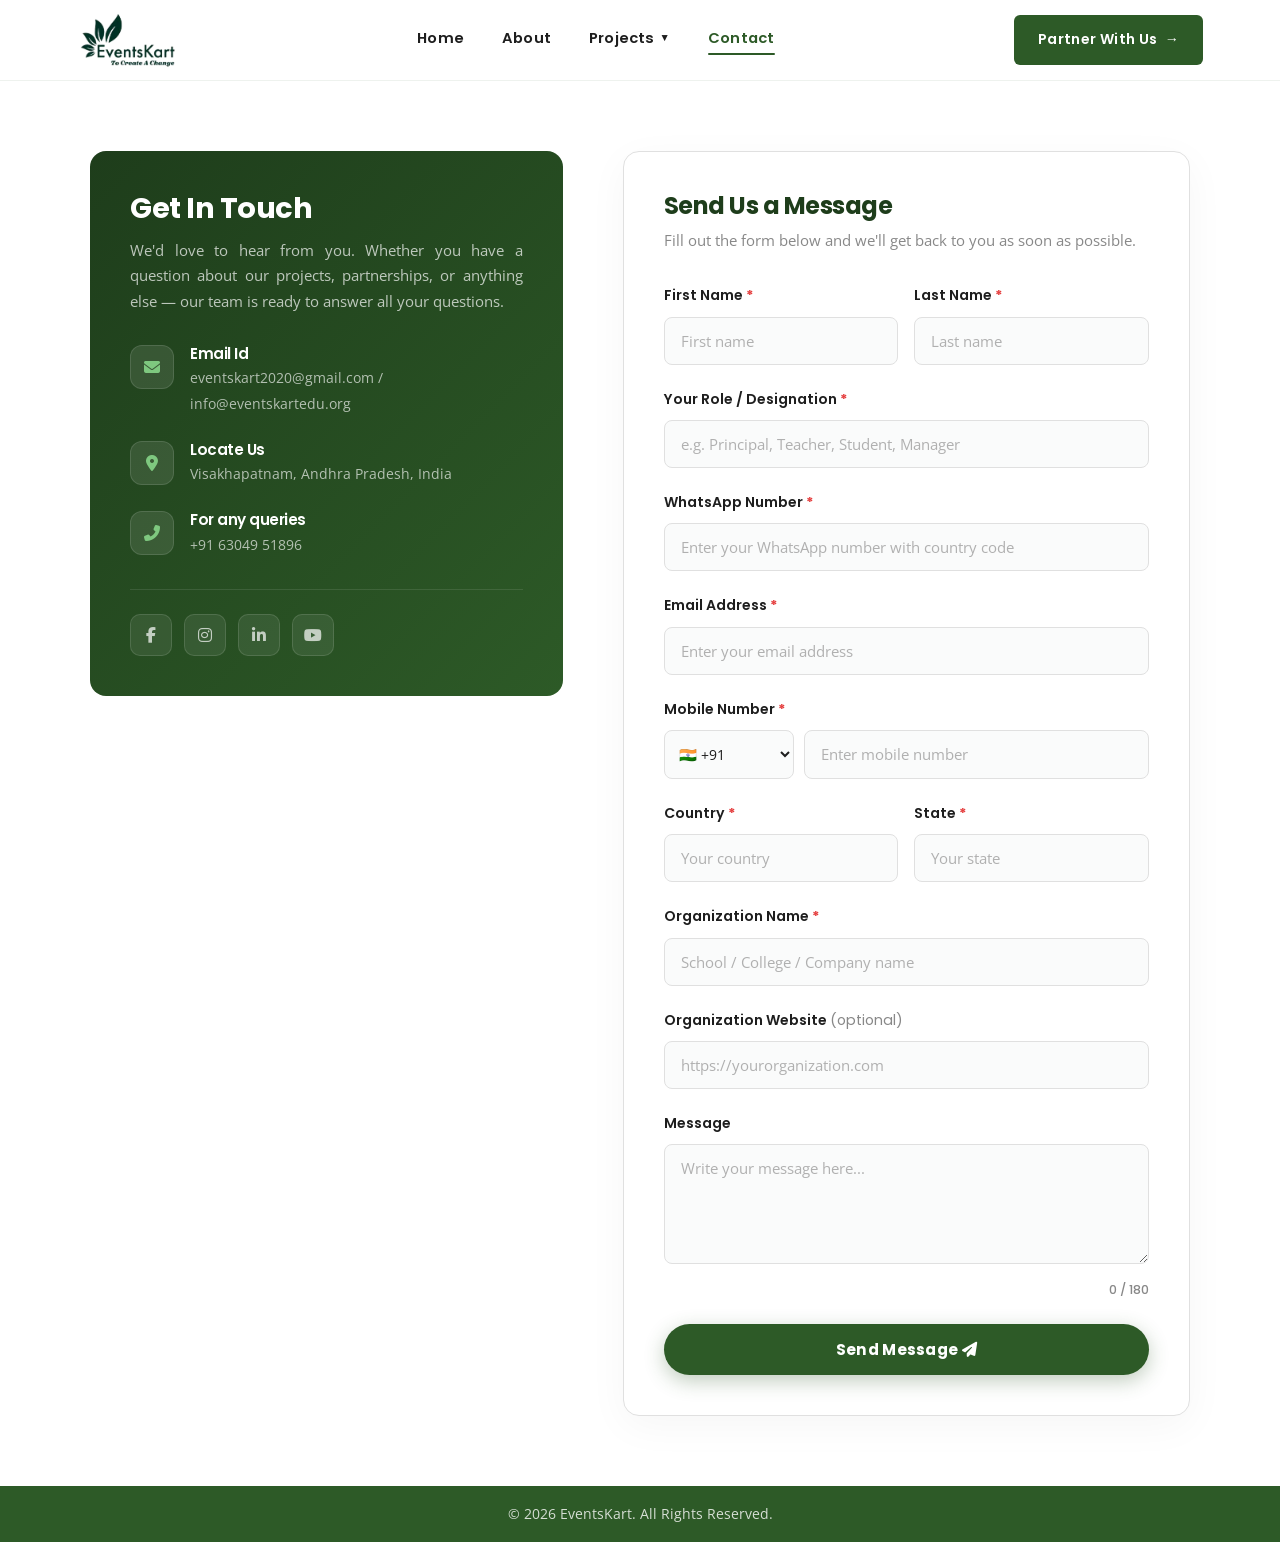
<file: contact.html>
<!DOCTYPE html>
<html lang="en">
<head>
  <meta charset="UTF-8">
  <meta name="viewport" content="width=device-width, initial-scale=1.0">
  <title>Contact Us | EventsKart</title>

  <link rel="preconnect" href="https://fonts.googleapis.com">
  <link rel="preconnect" href="https://fonts.gstatic.com" crossorigin>
  <link href="https://fonts.googleapis.com/css2?family=Open+Sans:wght@400;600&family=Poppins:wght@400;500;600;700;800&display=swap" rel="stylesheet">
  <link rel="stylesheet" href="https://cdnjs.cloudflare.com/ajax/libs/font-awesome/6.4.0/css/all.min.css">

  <!-- Shared nav styles -->
  <link rel="stylesheet" href="nav.css">

  <style>

    :root{
      --primary-green:#2d5a27;--primary-light:#3d7a35;--primary-dark:#1e3d1b;
      --light-green-bg:#E8F5E9;--white:#ffffff;--text-dark:#1e1e1e;
      --text-gray:#555555;--text-light:#888888;--border:#e0e0e0;
      --radius-card:16px
    }
    *{margin:0;padding:0;box-sizing:border-box}
    html{scroll-behavior:smooth}
    body{font-family:'Open Sans',sans-serif;background:var(--white);color:var(--text-gray);line-height:1.8;overflow-x:hidden}
    h1,h2,h3,h4,h5,h6{font-family:'Poppins',sans-serif;color:var(--text-dark);line-height:1.2;letter-spacing:-.5px}
    a{text-decoration:none;color:inherit;transition:color .3s}
    ul{list-style:none}

    /* ===== CONTACT ===== */
    .contact-section{padding:70px 6%;background:var(--white)}
    .contact-container{max-width:1100px;margin:0 auto;display:grid;grid-template-columns:1fr 1.2fr;gap:60px;align-items:start}

    /* Left info */
    .contact-info{padding:40px;background:linear-gradient(135deg,var(--primary-dark),var(--primary-green));border-radius:var(--radius-card);color:#fff}
    .contact-info h2{font-size:1.8rem;color:#fff;margin-bottom:12px;font-weight:700}
    .contact-info .info-sub{font-size:.95rem;color:rgba(255,255,255,.7);margin-bottom:30px;line-height:1.7;text-align:justify}
    .info-item{display:flex;align-items:flex-start;gap:16px;margin-bottom:24px}
    .info-item .info-icon{width:44px;height:44px;border-radius:12px;background:rgba(255,255,255,.1);border:1px solid rgba(255,255,255,.12);display:flex;align-items:center;justify-content:center;flex-shrink:0;font-size:1rem;color:#7ec87f}
    .info-item h4{font-family:'Poppins',sans-serif;font-size:.95rem;font-weight:600;color:#fff;margin-bottom:2px}
    .info-item p{font-size:.9rem;color:rgba(255,255,255,.65)}
    .info-item a{color:rgba(255,255,255,.65)}.info-item a:hover{color:#7ec87f}
    .social-row{display:flex;gap:12px;margin-top:32px;padding-top:24px;border-top:1px solid rgba(255,255,255,.1)}
    .social-link{width:42px;height:42px;border-radius:10px;background:rgba(255,255,255,.08);border:1px solid rgba(255,255,255,.12);display:flex;align-items:center;justify-content:center;color:rgba(255,255,255,.7);font-size:1rem;transition:all .3s ease}
    .social-link:hover{background:rgba(255,255,255,.15);color:#fff;transform:translateY(-3px)}

    /* Right form */
    .contact-form-wrap{background:#fff;border:1px solid var(--border);border-radius:var(--radius-card);padding:40px;box-shadow:0 10px 40px rgba(0,0,0,.04)}
    .contact-form-wrap h3{font-size:1.5rem;font-weight:700;color:var(--primary-dark);margin-bottom:6px}
    .contact-form-wrap .form-sub{font-size:.92rem;color:var(--text-light);margin-bottom:30px}
    .form-group{margin-bottom:22px}
    .form-group label{display:block;font-family:'Poppins',sans-serif;font-size:.88rem;font-weight:600;color:var(--text-dark);margin-bottom:8px}
    .form-group label .req{color:#e53e3e;font-weight:700}
    .form-group input,.form-group textarea{width:100%;padding:13px 16px;font-family:'Open Sans',sans-serif;font-size:.95rem;color:var(--text-dark);background:#fafbfb;border:1.5px solid var(--border);border-radius:8px;outline:none;transition:border-color .3s ease,box-shadow .3s ease}
    .form-group input:focus,.form-group textarea:focus{border-color:var(--primary-green);box-shadow:0 0 0 3px rgba(45,90,39,.1);background:#fff}
    .form-group input::placeholder,.form-group textarea::placeholder{color:#b0b0b0}
    .form-group textarea{resize:vertical;min-height:120px}
    .char-count{display:flex;justify-content:flex-end;font-size:.78rem;color:var(--text-light);margin-top:6px;font-family:'Poppins',sans-serif;font-weight:500}
    .char-count.limit{color:#e53e3e}

    .btn-submit{
      display:inline-flex;align-items:center;gap:10px;padding:14px 36px;border-radius:50px;
      font-family:'Poppins',sans-serif;font-weight:700;font-size:.95rem;letter-spacing:.3px;
      background:var(--primary-green);color:#fff;border:none;cursor:pointer;
      box-shadow:0 6px 20px rgba(45,90,39,.3);transition:all .3s ease;width:100%;justify-content:center
    }
    .btn-submit:hover{background:var(--primary-dark);transform:translateY(-2px);box-shadow:0 12px 28px rgba(45,90,39,.4)}
    .btn-submit:disabled{opacity:.6;cursor:not-allowed;transform:none;box-shadow:none}
    .btn-submit .spinner{display:none;width:18px;height:18px;border:2px solid rgba(255,255,255,.3);border-top-color:#fff;border-radius:50%;animation:spin .7s linear infinite}
    .btn-submit.loading .spinner{display:inline-block}
    .btn-submit.loading .btn-text{display:none}
    @keyframes spin{to{transform:rotate(360deg)}}

    .form-success{display:none;text-align:center;padding:40px 20px}
    .form-success.show{display:block}
    .form-success .success-icon{width:64px;height:64px;border-radius:50%;background:var(--light-green-bg);display:flex;align-items:center;justify-content:center;margin:0 auto 20px;font-size:1.8rem;color:var(--primary-green)}
    .form-success h4{font-size:1.3rem;font-weight:700;margin-bottom:8px;color:var(--primary-dark)}
    .form-success p{font-size:.95rem;color:var(--text-gray)}
    .form-error{display:none;background:#fff5f5;border:1px solid #fed7d7;border-radius:8px;padding:12px 16px;margin-bottom:20px;font-size:.9rem;color:#c53030;font-weight:500}
    .form-error.show{display:block}

    /* ===== FOOTER ===== */
    footer{background:#2d5a27;display:flex;align-items:center;justify-content:center;min-height:56px;padding:16px 24px}
    footer p{color:rgba(255,255,255,.8);font-size:.85rem;text-align:center;margin:0}

    /* ===== RESPONSIVE ===== */
    @media(max-width:900px){.contact-container{grid-template-columns:1fr}}
    @media(max-width:768px){
      .contact-info{padding:30px}
      .contact-form-wrap{padding:30px}
    }
  
  </style>
</head>
<body>

<div class="ek-progress" id="ekProgress"></div>

<!-- ===== NAV ===== -->
<header class="ek-header" id="ekHeader">
  <div class="ek-nav">
    <a href="index.html" class="ek-logo" aria-label="EventsKart Home">
      <img src="logo.png" alt="EventsKart Logo">
    </a>
    <nav>
      <ul class="ek-links" role="list">
        <li><a href="index.html">Home</a></li>
        <li><a href="about.html">About</a></li>
        <li class="has-dropdown">
          <a href="projects.html">Projects <span class="chevron">&#9660;</span></a>
          <ul class="ek-dropdown">
            <li><a href="projects.html"><i class="fas fa-folder-open"></i> Our Projects</a></li>
            <li><a href="upcoming-events.html"><i class="fas fa-calendar-alt"></i> Upcoming Events</a></li>
            <li><a href="gallery.html"><i class="fas fa-images"></i> Gallery</a></li>
          </ul>
        </li>
        <li><a href="contact.html" class="nav-active">Contact</a></li>
      </ul>
    </nav>
    <a href="#" class="ek-cta">Partner With Us <span class="arrow">&rarr;</span></a>
    <button class="ek-hamburger" id="ekBurger" aria-label="Toggle menu" aria-expanded="false">
      <span></span><span></span><span></span>
    </button>
  </div>
  <div class="ek-mobile-drawer" id="ekDrawer" role="navigation" aria-label="Mobile menu">
    <a href="index.html">Home</a>
    <a href="about.html">About</a>
    <a href="projects.html">Projects</a>
    <a href="projects.html" class="ek-sub-item"><i class="fas fa-folder-open"></i> &nbsp;Our Projects</a>
    <a href="upcoming-events.html" class="ek-sub-item"><i class="fas fa-calendar-alt"></i> &nbsp;Upcoming Events</a>
    <a href="gallery.html" class="ek-sub-item"><i class="fas fa-images"></i> &nbsp;Gallery</a>
    <a href="contact.html" class="nav-active">Contact</a>
    <a href="#" class="ek-cta-mobile">Partner With Us &rarr;</a>
  </div>
</header>

<!-- ===== CONTACT FORM ===== -->
<section class="contact-section">
  <div class="contact-container">

    <!-- Left info -->
    <div class="contact-info">
      <h2>Get In Touch</h2>
      <p class="info-sub">We'd love to hear from you. Whether you have a question about our projects, partnerships, or anything else — our team is ready to answer all your questions.</p>
      <div class="info-item">
        <div class="info-icon"><i class="fas fa-envelope"></i></div>
        <div class="info-detail">
          <h4>Email Id</h4>
          <p><a href="mailto:eventskart2020@gmail.com">eventskart2020@gmail.com / info@eventskartedu.org</a></p>
        </div>
      </div>
      <div class="info-item">
        <div class="info-icon"><i class="fas fa-map-marker-alt"></i></div>
        <div class="info-detail">
          <h4>Locate Us</h4>
          <p>Visakhapatnam, Andhra Pradesh, India</p>
        </div>
      </div>
      <div class="info-item">
        <div class="info-icon"><i class="fas fa-phone-alt"></i></div>
        <div class="info-detail">
          <h4>For any queries</h4>
          <p>+91 63049 51896</p>
        </div>
      </div>
      <div class="social-row">
        <a href="https://www.facebook.com/share/1EeQintjZx/" class="social-link" aria-label="Facebook"><i class="fab fa-facebook-f"></i></a>
        <a href="https://www.instagram.com/kalyanirao04?igsh=MWU4MnQwMHFrMjNlaw==" class="social-link" aria-label="Instagram"><i class="fab fa-instagram"></i></a>
        <a href="https://www.linkedin.com/in/kalyani-r-82154b6b?utm_source=share&utm_campaign=share_via&utm_content=profile&utm_medium=android_app" class="social-link" aria-label="LinkedIn"><i class="fab fa-linkedin-in"></i></a>
        <a href="https://youtube.com/@suchanaglobal6193?si=V4wTSru1WT4WbovM" class="social-link" aria-label="YouTube"><i class="fab fa-youtube"></i></a>
      </div>
    </div>

    <!-- Right form -->
    <div class="contact-form-wrap">
      <h3>Send Us a Message</h3>
      <p class="form-sub">Fill out the form below and we'll get back to you as soon as possible.</p>

      <div class="form-error" id="formError"></div>

      <form id="contactForm" novalidate>

        <!-- Row: First Name + Last Name -->
        <div style="display:grid;grid-template-columns:1fr 1fr;gap:16px">
          <div class="form-group" style="margin-bottom:0">
            <label for="firstName">First Name <span class="req">*</span></label>
            <input type="text" id="firstName" name="FirstName" placeholder="First name" required>
          </div>
          <div class="form-group" style="margin-bottom:0">
            <label for="lastName">Last Name <span class="req">*</span></label>
            <input type="text" id="lastName" name="LastName" placeholder="Last name" required>
          </div>
        </div>

        <div class="form-group" style="margin-top:22px">
          <label for="designation">Your Role / Designation <span class="req">*</span></label>
          <input type="text" id="designation" name="Designation" placeholder="e.g. Principal, Teacher, Student, Manager" required>
        </div>

        <div class="form-group" style="margin-top:22px">
          <label for="whatsappName">WhatsApp Number <span class="req">*</span></label>
          <input type="tel" id="whatsappName" name="WhatsAppNumber" placeholder="Enter your WhatsApp number with country code" required>
        </div>

        <div class="form-group">
          <label for="email">Email Address <span class="req">*</span></label>
          <input type="email" id="email" name="Email" placeholder="Enter your email address" required>
        </div>

        <!-- Row: ISD Code + Mobile -->
        <div class="form-group">
          <label for="mobile">Mobile Number <span class="req">*</span></label>
          <div style="display:flex;gap:10px">
            <select id="isdCode" name="ISDCode" style="width:130px;padding:13px 10px;font-family:'Open Sans',sans-serif;font-size:.9rem;color:var(--text-dark);background:#fafbfb;border:1.5px solid var(--border);border-radius:8px;outline:none;transition:border-color .3s ease,box-shadow .3s ease;flex-shrink:0">
              <option value="+91">🇮🇳 +91</option>
              <option value="+1">🇺🇸 +1</option>
              <option value="+44">🇬🇧 +44</option>
              <option value="+61">🇦🇺 +61</option>
              <option value="+971">🇦🇪 +971</option>
              <option value="+65">🇸🇬 +65</option>
              <option value="+60">🇲🇾 +60</option>
              <option value="+880">🇧🇩 +880</option>
              <option value="+94">🇱🇰 +94</option>
              <option value="+977">🇳🇵 +977</option>
              <option value="+92">🇵🇰 +92</option>
              <option value="+966">🇸🇦 +966</option>
              <option value="+974">🇶🇦 +974</option>
              <option value="+49">🇩🇪 +49</option>
              <option value="+33">🇫🇷 +33</option>
              <option value="+81">🇯🇵 +81</option>
              <option value="+82">🇰🇷 +82</option>
              <option value="+86">🇨🇳 +86</option>
              <option value="+27">🇿🇦 +27</option>
              <option value="+234">🇳🇬 +234</option>
              <option value="+254">🇰🇪 +254</option>
              <option value="+55">🇧🇷 +55</option>
              <option value="+52">🇲🇽 +52</option>
              <option value="+7">🇷🇺 +7</option>
              <option value="+other">Other</option>
            </select>
            <input type="tel" id="mobile" name="Mobile" placeholder="Enter mobile number" required style="flex:1">
          </div>
        </div>

        <!-- Row: Country + State -->
        <div style="display:grid;grid-template-columns:1fr 1fr;gap:16px">
          <div class="form-group" style="margin-bottom:0">
            <label for="country">Country <span class="req">*</span></label>
            <input type="text" id="country" name="Country" placeholder="Your country" required>
          </div>
          <div class="form-group" style="margin-bottom:0">
            <label for="state">State <span class="req">*</span></label>
            <input type="text" id="state" name="State" placeholder="Your state" required>
          </div>
        </div>

        <div class="form-group" style="margin-top:22px">
          <label for="orgName">Organization Name <span class="req">*</span></label>
          <input type="text" id="orgName" name="OrgName" placeholder="School / College / Company name" required>
        </div>

        <div class="form-group">
          <label for="orgWebsite">Organization Website <span style="color:var(--text-light);font-weight:400">(optional)</span></label>
          <input type="url" id="orgWebsite" name="OrgWebsite" placeholder="https://yourorganization.com">
        </div>

        <div class="form-group">
          <label for="message">Message</label>
          <textarea id="message" name="Message" maxlength="180" placeholder="Write your message here..."></textarea>
          <div class="char-count" id="charCount">0 / 180</div>
        </div>

        <button type="submit" class="btn-submit" id="submitBtn">
          <span class="btn-text">Send Message <i class="fas fa-paper-plane"></i></span>
          <span class="spinner"></span>
        </button>
      </form>

      <div class="form-success" id="formSuccess">
        <div class="success-icon"><i class="fas fa-check"></i></div>
        <h4>Message Sent!</h4>
        <p>Thank you for reaching out. We'll get back to you shortly.</p>
      </div>
    </div>

  </div>
</section>

<!-- Footer -->
<footer>
  <p>&copy; 2026 EventsKart. All Rights Reserved.</p>
</footer>

<!-- Shared nav script -->
<script src="nav.js"></script>

<!-- ===== CONTACT FORM SCRIPT (Google Sheets — no server needed) ===== -->
<script>
(function () {
  'use strict';

  var GOOGLE_SCRIPT_URL = 'https://script.google.com/macros/s/AKfycbz2JoWVNFO7f2pO7HMy08GR94nvFSMx8lSG8PBzStL_LOOoh3VwDmlllCwtHspGLE11/exec';

  var form      = document.getElementById('contactForm');
  var submitBtn = document.getElementById('submitBtn');
  var success   = document.getElementById('formSuccess');
  var errorBox  = document.getElementById('formError');
  var msgField  = document.getElementById('message');
  var charCount = document.getElementById('charCount');

  /* ── ISD select focus style ── */
  document.getElementById('isdCode').addEventListener('focus', function(){
    this.style.borderColor = '#2d5a27';
    this.style.boxShadow   = '0 0 0 3px rgba(45,90,39,.1)';
  });
  document.getElementById('isdCode').addEventListener('blur', function(){
    this.style.borderColor = '#e0e0e0';
    this.style.boxShadow   = 'none';
  });

  /* ── Char counter ── */
  msgField.addEventListener('input', function () {
    var len = msgField.value.length;
    charCount.textContent = len + ' / 180';
    charCount.classList.toggle('limit', len >= 170);
  });

  /* ── Show error ── */
  function showError(msg, focusEl) {
    errorBox.textContent = msg;
    errorBox.classList.add('show');
    if (focusEl) focusEl.focus();
  }

  /* ── Submit ── */
  form.addEventListener('submit', function (e) {
    e.preventDefault();
    errorBox.classList.remove('show');

    var firstName   = document.getElementById('firstName').value.trim();
    var lastName    = document.getElementById('lastName').value.trim();
    var designation = document.getElementById('designation').value.trim();
    var whatsapp    = document.getElementById('whatsappName').value.trim();
    var email       = document.getElementById('email').value.trim();
    var isdCode     = document.getElementById('isdCode').value;
    var mobile      = document.getElementById('mobile').value.trim();
    var country     = document.getElementById('country').value.trim();
    var state       = document.getElementById('state').value.trim();
    var orgName     = document.getElementById('orgName').value.trim();
    var orgWebsite  = document.getElementById('orgWebsite').value.trim();
    var message     = msgField.value.trim();

    /* Validation */
    if (!firstName)  { showError('Please enter your first name.',      document.getElementById('firstName'));   return; }
    if (!lastName)   { showError('Please enter your last name.',       document.getElementById('lastName'));    return; }
    if (!designation){ showError('Please enter your role / designation.', document.getElementById('designation')); return; }
    if (!whatsapp)   { showError('Please enter your WhatsApp number.',   document.getElementById('whatsappName')); return; }
    if (!email || !/^[^\s@]+@[^\s@]+\.[^\s@]+$/.test(email)) { showError('Please enter a valid email address.', document.getElementById('email')); return; }
    if (!mobile)     { showError('Please enter your mobile number.',   document.getElementById('mobile'));      return; }
    if (!country)    { showError('Please enter your country.',         document.getElementById('country'));     return; }
    if (!state)      { showError('Please enter your state.',           document.getElementById('state'));       return; }
    if (!orgName)    { showError('Please enter your organization name.', document.getElementById('orgName'));   return; }

    /* Loading state */
    submitBtn.classList.add('loading');
    submitBtn.disabled = true;

    /* Send to Google Sheets */
    var params = new URLSearchParams({
      timestamp  : new Date().toLocaleString(),
      firstName  : firstName,
      lastName   : lastName,
      designation: designation,
      whatsapp   : isdCode + ' ' + whatsapp,
      email      : email,
      mobile     : isdCode + ' ' + mobile,
      country    : country,
      state      : state,
      orgName    : orgName,
      orgWebsite : orgWebsite || '—',
      message    : message   || '—'
    });

    fetch(GOOGLE_SCRIPT_URL + '?' + params.toString(), { method: 'GET', mode: 'no-cors' })
    .finally(function () {
      submitBtn.classList.remove('loading');
      submitBtn.disabled = false;
      form.style.display = 'none';
      success.classList.add('show');
    });
  });

})();
</script>

</body>
</html>
</file>
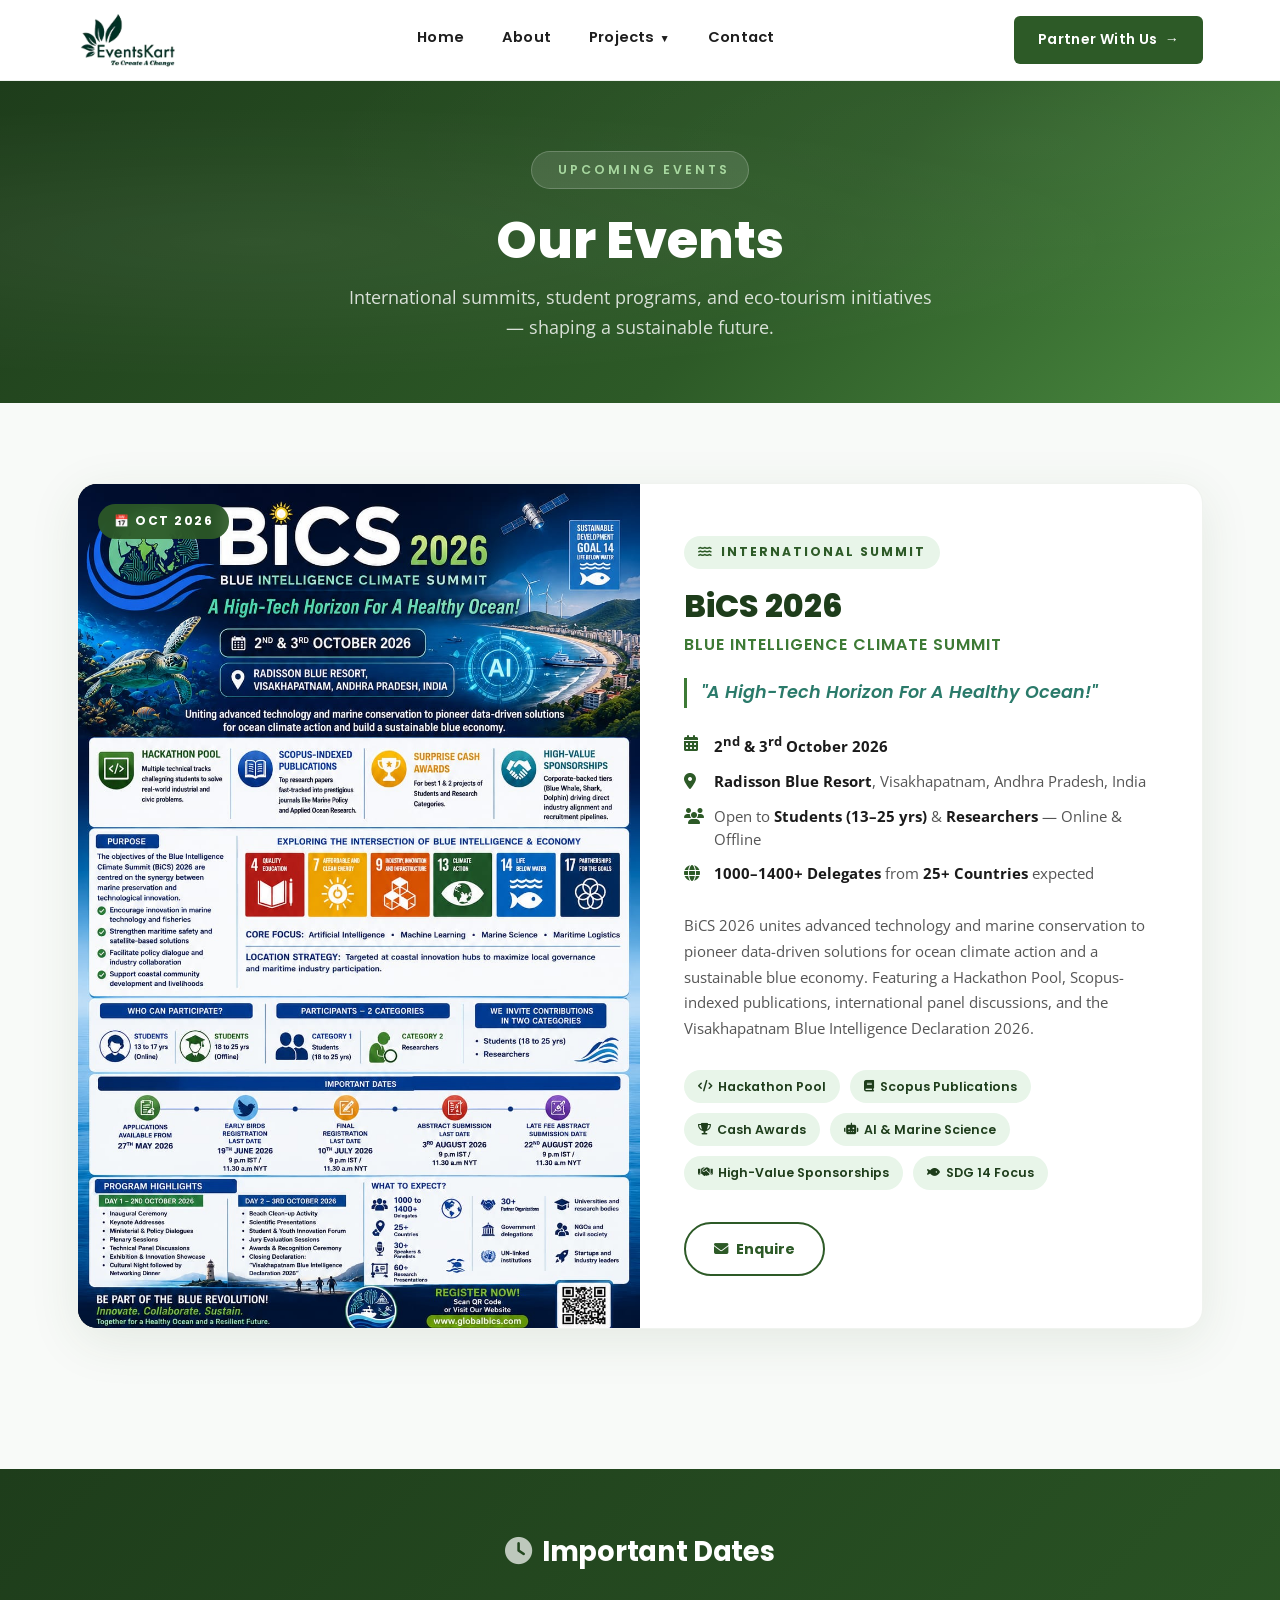
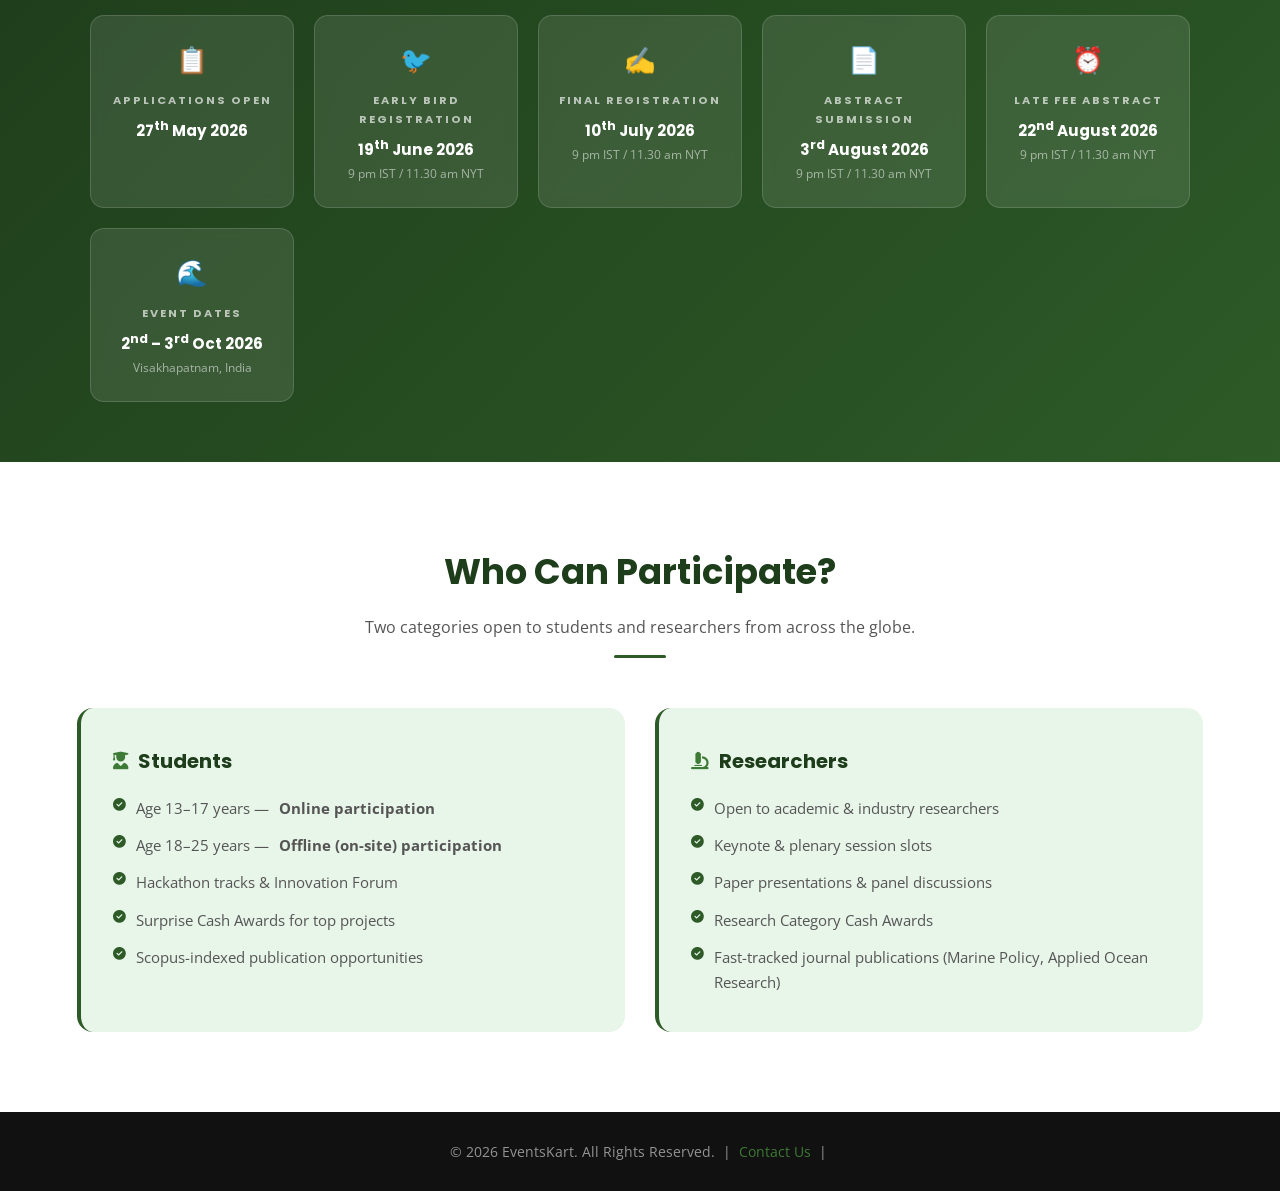
<file: upcoming-events.html>
<!DOCTYPE html>
<html lang="en">
<head>
  <meta charset="UTF-8">
  <meta name="viewport" content="width=device-width, initial-scale=1.0">
  <title>Upcoming Events | EventsKart</title>

  <link rel="preconnect" href="https://fonts.googleapis.com">
  <link rel="preconnect" href="https://fonts.gstatic.com" crossorigin>
  <link href="https://fonts.googleapis.com/css2?family=Poppins:wght@300;400;500;600;700;800&family=Open+Sans:wght@400;600&display=swap" rel="stylesheet">
  <link rel="stylesheet" href="https://cdnjs.cloudflare.com/ajax/libs/font-awesome/6.4.0/css/all.min.css">
  <link rel="stylesheet" href="nav.css">

  <style>
    :root {
      --green:       #2d5a27;
      --green-lt:    #3d7a35;
      --green-dk:    #1e3d1b;
      --green-pale:  #E8F5E9;
      --white:       #ffffff;
      --text-dark:   #1a1a1a;
      --text-muted:  #555;
      --border:      #e0e0e0;
    }

    * { margin: 0; padding: 0; box-sizing: border-box; }
    html { scroll-behavior: smooth; }
    body {
      font-family: 'Open Sans', sans-serif;
      background: var(--white);
      color: var(--text-dark);
      overflow-x: hidden;
      line-height: 1.7;
    }
    h1,h2,h3,h4 { font-family: 'Poppins', sans-serif; }
    a { text-decoration: none; color: inherit; }
    ul { list-style: none; }

    /* ── REVEAL ── */
    .reveal {
      opacity: 0;
      transform: translateY(36px);
      transition: opacity 0.8s cubic-bezier(0.2,0.8,0.2,1), transform 0.8s cubic-bezier(0.2,0.8,0.2,1);
    }
    .reveal.active { opacity: 1; transform: translateY(0); }

    /* ── HERO BANNER ── */
    .page-hero {
      background: linear-gradient(135deg, var(--green-dk) 0%, var(--green) 60%, #4a8a40 100%);
      padding: 70px 6% 60px;
      text-align: center;
      position: relative;
      overflow: hidden;
    }
    .page-hero::before {
      content: '';
      position: absolute; inset: 0;
      background: radial-gradient(ellipse at 20% 50%, rgba(255,255,255,0.06) 0%, transparent 60%),
                  radial-gradient(ellipse at 80% 20%, rgba(255,255,255,0.04) 0%, transparent 50%);
    }
    .page-hero .eyebrow {
      display: inline-flex; align-items: center; gap: 8px;
      background: rgba(255,255,255,0.12);
      border: 1px solid rgba(255,255,255,0.2);
      color: #a8d8a0;
      font-family: 'Poppins', sans-serif;
      font-size: 0.78rem; font-weight: 600;
      letter-spacing: 3px; text-transform: uppercase;
      padding: 7px 18px; border-radius: 30px;
      margin-bottom: 22px;
    }
    .page-hero h1 {
      color: #fff; font-size: 3.2rem; font-weight: 800;
      margin-bottom: 14px; line-height: 1.15;
      position: relative; z-index: 1;
    }
    .page-hero p {
      color: rgba(255,255,255,0.82); font-size: 1.1rem;
      max-width: 600px; margin: 0 auto;
      position: relative; z-index: 1;
    }

    /* ── MAIN CONTENT ── */
    .events-section { padding: 80px 6%; background: #f8faf8; }
    .container { max-width: 1200px; margin: 0 auto; }

    /* ── EVENT CARD ── */
    .event-card {
      background: var(--white);
      border-radius: 20px;
      overflow: hidden;
      box-shadow: 0 12px 50px rgba(45,90,39,0.10);
      border: 1px solid rgba(45,90,39,0.07);
      display: grid;
      grid-template-columns: 1fr 1fr;
      gap: 0;
      margin-bottom: 60px;
    }

    /* Left — poster */
    .event-poster {
      position: relative;
      overflow: hidden;
      min-height: 560px;
      background: #000;
    }
    .event-poster img {
      width: 100%; height: 100%;
      object-fit: cover;
      object-position: top center;
      display: block;
      transition: transform 0.6s ease;
    }
    .event-card:hover .event-poster img { transform: scale(1.03); }

    .poster-badge {
      position: absolute; top: 20px; left: 20px;
      background: rgba(45,90,39,0.92);
      color: #fff; font-family: 'Poppins', sans-serif;
      font-size: 0.75rem; font-weight: 700;
      letter-spacing: 1.5px; text-transform: uppercase;
      padding: 7px 16px; border-radius: 30px;
      backdrop-filter: blur(6px);
    }

    /* Right — details */
    .event-details {
      padding: 48px 44px;
      display: flex; flex-direction: column; justify-content: center;
      gap: 0;
    }

    .event-tag {
      display: inline-flex; align-items: center; gap: 7px;
      background: var(--green-pale);
      color: var(--green);
      font-family: 'Poppins', sans-serif;
      font-size: 0.76rem; font-weight: 700;
      letter-spacing: 2px; text-transform: uppercase;
      padding: 6px 14px; border-radius: 20px;
      margin-bottom: 18px; width: fit-content;
    }

    .event-title {
      font-size: 2rem; font-weight: 800;
      color: var(--green-dk); line-height: 1.2;
      margin-bottom: 6px;
    }
    .event-subtitle {
      font-family: 'Poppins', sans-serif;
      font-size: 1rem; font-weight: 600;
      color: var(--green-lt);
      letter-spacing: 1px; text-transform: uppercase;
      margin-bottom: 20px;
    }

    .event-tagline {
      font-family: 'Poppins', sans-serif;
      font-size: 1.1rem; font-weight: 600;
      font-style: italic;
      color: #2a7a6a;
      margin-bottom: 24px;
      padding-left: 14px;
      border-left: 3px solid var(--green-lt);
    }

    .event-meta {
      display: flex; flex-direction: column; gap: 12px;
      margin-bottom: 28px;
    }
    .meta-item {
      display: flex; align-items: flex-start; gap: 12px;
    }
    .meta-item i {
      color: var(--green); font-size: 1rem;
      margin-top: 3px; flex-shrink: 0; width: 18px;
    }
    .meta-item span {
      font-size: 0.95rem; color: var(--text-muted); line-height: 1.5;
    }
    .meta-item strong { color: var(--text-dark); }

    .event-desc {
      font-size: 0.92rem; color: var(--text-muted);
      line-height: 1.75; margin-bottom: 28px;
    }

    /* Highlights pills */
    .highlights { display: flex; flex-wrap: wrap; gap: 10px; margin-bottom: 32px; }
    .highlight-pill {
      display: inline-flex; align-items: center; gap: 6px;
      background: var(--green-pale); color: var(--green-dk);
      font-family: 'Poppins', sans-serif;
      font-size: 0.78rem; font-weight: 600;
      padding: 6px 14px; border-radius: 20px;
    }
    .highlight-pill i { font-size: 0.72rem; }

    /* CTA buttons */
    .event-ctas { display: flex; gap: 14px; flex-wrap: wrap; }
    .btn-register {
      display: inline-flex; align-items: center; gap: 8px;
      padding: 13px 28px; border-radius: 50px;
      background: var(--green);
      color: #fff; font-family: 'Poppins', sans-serif;
      font-size: 0.9rem; font-weight: 700;
      box-shadow: 0 6px 20px rgba(45,90,39,0.3);
      transition: all 0.3s ease;
    }
    .btn-register:hover {
      background: var(--green-dk);
      transform: translateY(-2px);
      box-shadow: 0 10px 28px rgba(45,90,39,0.4);
    }
    .btn-outline {
      display: inline-flex; align-items: center; gap: 8px;
      padding: 13px 28px; border-radius: 50px;
      background: transparent;
      border: 2px solid var(--green);
      color: var(--green); font-family: 'Poppins', sans-serif;
      font-size: 0.9rem; font-weight: 700;
      transition: all 0.3s ease;
    }
    .btn-outline:hover {
      background: var(--green-pale);
      transform: translateY(-2px);
    }

    /* ── KEY DATES STRIP ── */
    .dates-strip {
      background: linear-gradient(135deg, var(--green-dk), var(--green));
      padding: 60px 6%;
    }
    .dates-strip h2 {
      text-align: center; color: #fff;
      font-size: 1.7rem; font-weight: 700;
      margin-bottom: 40px; letter-spacing: -0.3px;
    }
    .dates-grid {
      display: grid;
      grid-template-columns: repeat(auto-fit, minmax(180px, 1fr));
      gap: 20px; max-width: 1100px; margin: 0 auto;
    }
    .date-card {
      background: rgba(255,255,255,0.1);
      border: 1px solid rgba(255,255,255,0.15);
      border-radius: 14px; padding: 22px 18px;
      text-align: center;
      backdrop-filter: blur(6px);
      transition: background 0.3s ease, transform 0.3s ease;
    }
    .date-card:hover {
      background: rgba(255,255,255,0.18);
      transform: translateY(-4px);
    }
    .date-card .d-icon {
      font-size: 1.6rem; margin-bottom: 10px;
    }
    .date-card .d-label {
      font-family: 'Poppins', sans-serif;
      font-size: 0.7rem; font-weight: 700;
      letter-spacing: 2px; text-transform: uppercase;
      color: rgba(255,255,255,0.65); margin-bottom: 8px;
    }
    .date-card .d-date {
      font-family: 'Poppins', sans-serif;
      font-size: 0.95rem; font-weight: 700;
      color: #fff; line-height: 1.3;
    }
    .date-card .d-time {
      font-size: 0.76rem; color: rgba(255,255,255,0.55);
      margin-top: 4px;
    }

    /* ── PARTICIPATION SECTION ── */
    .participate-section { padding: 80px 6%; background: var(--white); }
    .section-head { text-align: center; margin-bottom: 50px; }
    .section-head h2 { font-size: 2.2rem; font-weight: 700; color: var(--green-dk); margin-bottom: 12px; }
    .section-head p { color: var(--text-muted); font-size: 1rem; max-width: 560px; margin: 0 auto; }
    .divider-line { width: 52px; height: 3px; background: var(--green); margin: 14px auto 0; border-radius: 2px; }

    .participate-grid { display: grid; grid-template-columns: 1fr 1fr; gap: 30px; }
    .participate-card {
      background: var(--green-pale);
      border-radius: 16px; padding: 36px 32px;
      border-left: 4px solid var(--green);
      transition: transform 0.3s ease, box-shadow 0.3s ease;
    }
    .participate-card:hover { transform: translateY(-6px); box-shadow: 0 16px 40px rgba(45,90,39,0.12); }
    .participate-card h3 {
      font-size: 1.25rem; font-weight: 700;
      color: var(--green-dk); margin-bottom: 18px;
      display: flex; align-items: center; gap: 10px;
    }
    .participate-card h3 i { color: var(--green-lt); font-size: 1.1rem; }
    .participate-card ul { display: flex; flex-direction: column; gap: 12px; }
    .participate-card ul li {
      display: flex; align-items: flex-start; gap: 10px;
      font-size: 0.93rem; color: var(--text-muted);
    }
    .participate-card ul li i { color: var(--green); margin-top: 3px; flex-shrink: 0; font-size: 0.8rem; }

    /* ── FOOTER ── */
    footer {
      background: #111;
      color: #fff;
      padding: 28px 6%;
      text-align: center;
    }
    footer p { color: rgba(255,255,255,0.55); font-size: 0.85rem; }
    footer a { color: var(--green-lt); }
    footer a:hover { color: #fff; }

    /* ── RESPONSIVE ── */
    @media (max-width: 900px) {
      .event-card { grid-template-columns: 1fr; }
      .event-poster { min-height: 320px; }
      .event-details { padding: 36px 28px; }
      .event-title { font-size: 1.6rem; }
      .participate-grid { grid-template-columns: 1fr; }
    }
    @media (max-width: 600px) {
      .page-hero h1 { font-size: 2.1rem; }
      .event-details { padding: 28px 20px; }
      .dates-grid { grid-template-columns: 1fr 1fr; }
    }
  </style>
</head>
<body>

<div class="ek-progress" id="ekProgress"></div>

<!-- NAV -->
<header class="ek-header" id="ekHeader">
  <div class="ek-nav">
    <a href="index.html" class="ek-logo" aria-label="EventsKart Home">
      <img src="logo.png" alt="EventsKart Logo">
    </a>
    <nav>
      <ul class="ek-links" role="list">
        <li><a href="index.html">Home</a></li>
        <li><a href="about.html">About</a></li>
        <li class="has-dropdown">
          <a href="projects.html">Projects <span class="chevron">&#9660;</span></a>
          <ul class="ek-dropdown">
            <li><a href="projects.html"><i class="fas fa-folder-open"></i> Our Projects</a></li>
            <li><a href="upcoming-events.html"><i class="fas fa-calendar-alt"></i> Upcoming Events</a></li>
            <li><a href="gallery.html"><i class="fas fa-images"></i> Gallery</a></li>
          </ul>
        </li>
        <li><a href="contact.html">Contact</a></li>
      </ul>
    </nav>
    <a href="contact.html" class="ek-cta">Partner With Us <span class="arrow">&#8594;</span></a>
    <button class="ek-hamburger" id="ekBurger" aria-label="Toggle menu" aria-expanded="false">
      <span></span><span></span><span></span>
    </button>
  </div>
  <div class="ek-mobile-drawer" id="ekDrawer" role="navigation" aria-label="Mobile menu">
    <a href="index.html">Home</a>
    <a href="about.html">About</a>
    <a href="projects.html">Projects</a>
    <a href="projects.html" class="ek-sub-item"><i class="fas fa-folder-open"></i> &nbsp;Our Projects</a>
    <a href="upcoming-events.html" class="nav-active ek-sub-item"><i class="fas fa-calendar-alt"></i> &nbsp;Upcoming Events</a>
    <a href="gallery.html" class="ek-sub-item"><i class="fas fa-images"></i> &nbsp;Gallery</a>
    <a href="contact.html">Contact</a>
    <a href="contact.html" class="ek-cta-mobile">Partner With Us &#8594;</a>
  </div>
</header>

<!-- HERO -->
<section class="page-hero">
  <div class="reveal">
    <span class="eyebrow"><i class="fas fa-calendar-star"></i> Upcoming Events</span>
    <h1>Our Events</h1>
    <p>International summits, student programs, and eco-tourism initiatives — shaping a sustainable future.</p>
  </div>
</section>

<!-- MAIN EVENT SECTION -->
<section class="events-section">
  <div class="container">

    <div class="event-card reveal">

      <!-- Poster -->
      <div class="event-poster">
        <span class="poster-badge">&#128197; Oct 2026</span>
        <img src="bics2026.jpeg" alt="BiCS 2026 — Blue Intelligence Climate Summit">
      </div>

      <!-- Details -->
      <div class="event-details">
        <span class="event-tag"><i class="fas fa-water"></i> International Summit</span>
        <h2 class="event-title">BiCS 2026</h2>
        <div class="event-subtitle">Blue Intelligence Climate Summit</div>
        <p class="event-tagline">"A High-Tech Horizon For A Healthy Ocean!"</p>

        <div class="event-meta">
          <div class="meta-item">
            <i class="fas fa-calendar-alt"></i>
            <span><strong>2<sup>nd</sup> &amp; 3<sup>rd</sup> October 2026</strong></span>
          </div>
          <div class="meta-item">
            <i class="fas fa-map-marker-alt"></i>
            <span><strong>Radisson Blue Resort</strong>, Visakhapatnam, Andhra Pradesh, India</span>
          </div>
          <div class="meta-item">
            <i class="fas fa-users"></i>
            <span>Open to <strong>Students (13–25 yrs)</strong> &amp; <strong>Researchers</strong> — Online &amp; Offline</span>
          </div>
          <div class="meta-item">
            <i class="fas fa-globe"></i>
            <span><strong>1000–1400+ Delegates</strong> from <strong>25+ Countries</strong> expected</span>
          </div>
        </div>

        <p class="event-desc">
          BiCS 2026 unites advanced technology and marine conservation to pioneer data-driven solutions for ocean climate action and a sustainable blue economy. Featuring a Hackathon Pool, Scopus-indexed publications, international panel discussions, and the Visakhapatnam Blue Intelligence Declaration 2026.
        </p>

        <div class="highlights">
          <span class="highlight-pill"><i class="fas fa-code"></i> Hackathon Pool</span>
          <span class="highlight-pill"><i class="fas fa-book"></i> Scopus Publications</span>
          <span class="highlight-pill"><i class="fas fa-trophy"></i> Cash Awards</span>
          <span class="highlight-pill"><i class="fas fa-robot"></i> AI &amp; Marine Science</span>
          <span class="highlight-pill"><i class="fas fa-handshake"></i> High-Value Sponsorships</span>
          <span class="highlight-pill"><i class="fas fa-fish"></i> SDG 14 Focus</span>
        </div>

        <div class="event-ctas">
       
          <a href="contact.html" class="btn-outline">
            <i class="fas fa-envelope"></i> Enquire
          </a>
        </div>
      </div>

    </div>
  </div>
</section>

<!-- KEY DATES STRIP -->
<section class="dates-strip">
  <div class="reveal">
    <h2><i class="fas fa-clock" style="margin-right:10px;opacity:0.7"></i>Important Dates</h2>
  </div>
  <div class="dates-grid reveal">
    <div class="date-card">
      <div class="d-icon">📋</div>
      <div class="d-label">Applications Open</div>
      <div class="d-date">27<sup>th</sup> May 2026</div>
    </div>
    <div class="date-card">
      <div class="d-icon">🐦</div>
      <div class="d-label">Early Bird Registration</div>
      <div class="d-date">19<sup>th</sup> June 2026</div>
      <div class="d-time">9 pm IST / 11.30 am NYT</div>
    </div>
    <div class="date-card">
      <div class="d-icon">✍️</div>
      <div class="d-label">Final Registration</div>
      <div class="d-date">10<sup>th</sup> July 2026</div>
      <div class="d-time">9 pm IST / 11.30 am NYT</div>
    </div>
    <div class="date-card">
      <div class="d-icon">📄</div>
      <div class="d-label">Abstract Submission</div>
      <div class="d-date">3<sup>rd</sup> August 2026</div>
      <div class="d-time">9 pm IST / 11.30 am NYT</div>
    </div>
    <div class="date-card">
      <div class="d-icon">⏰</div>
      <div class="d-label">Late Fee Abstract</div>
      <div class="d-date">22<sup>nd</sup> August 2026</div>
      <div class="d-time">9 pm IST / 11.30 am NYT</div>
    </div>
    <div class="date-card">
      <div class="d-icon">🌊</div>
      <div class="d-label">Event Dates</div>
      <div class="d-date">2<sup>nd</sup> – 3<sup>rd</sup> Oct 2026</div>
      <div class="d-time">Visakhapatnam, India</div>
    </div>
  </div>
</section>

<!-- PARTICIPATION -->
<section class="participate-section">
  <div class="container">
    <div class="section-head reveal">
      <h2>Who Can Participate?</h2>
      <p>Two categories open to students and researchers from across the globe.</p>
      <div class="divider-line"></div>
    </div>
    <div class="participate-grid reveal">
      <div class="participate-card">
        <h3><i class="fas fa-user-graduate"></i> Students</h3>
        <ul>
          <li><i class="fas fa-check-circle"></i> Age 13–17 years — <strong>Online participation</strong></li>
          <li><i class="fas fa-check-circle"></i> Age 18–25 years — <strong>Offline (on-site) participation</strong></li>
          <li><i class="fas fa-check-circle"></i> Hackathon tracks &amp; Innovation Forum</li>
          <li><i class="fas fa-check-circle"></i> Surprise Cash Awards for top projects</li>
          <li><i class="fas fa-check-circle"></i> Scopus-indexed publication opportunities</li>
        </ul>
      </div>
      <div class="participate-card">
        <h3><i class="fas fa-microscope"></i> Researchers</h3>
        <ul>
          <li><i class="fas fa-check-circle"></i> Open to academic &amp; industry researchers</li>
          <li><i class="fas fa-check-circle"></i> Keynote &amp; plenary session slots</li>
          <li><i class="fas fa-check-circle"></i> Paper presentations &amp; panel discussions</li>
          <li><i class="fas fa-check-circle"></i> Research Category Cash Awards</li>
          <li><i class="fas fa-check-circle"></i> Fast-tracked journal publications (Marine Policy, Applied Ocean Research)</li>
        </ul>
      </div>
    </div>
  </div>
</section>

<!-- FOOTER -->
<footer>
  <p>&copy; 2026 EventsKart. All Rights Reserved. &nbsp;|&nbsp; <a href="contact.html">Contact Us</a> &nbsp;|&nbsp; </p>
</footer>

<!-- Reveal on scroll -->
<script>
  document.addEventListener('DOMContentLoaded', function () {
    var obs = new IntersectionObserver(function (entries, o) {
      entries.forEach(function (e) {
        if (e.isIntersecting) { e.target.classList.add('active'); o.unobserve(e.target); }
      });
    }, { threshold: 0.1, rootMargin: '0px 0px -40px 0px' });
    document.querySelectorAll('.reveal').forEach(function (r) { obs.observe(r); });
  });
</script>
<script src="nav.js"></script>
</body>
</html>
</file>
<file: nav.css>
/* ============================================================
   nav.css — EventsKart Shared Navigation Styles
   Link in EVERY page <head>:
     <link rel="stylesheet" href="nav.css">
   ============================================================ */

/* ---- Variables ---- */
:root {
  --logo-green:    #2d5a27;
  --logo-green-lt: #3d7a35;
  --logo-green-dk: #1e3d1b;
  --nav-white:     #ffffff;
  --nav-text:      #1e1e1e;
  --nav-text-muted:#555555;
}

/* ---- Base Reset for Nav ---- */
.ek-header * { box-sizing: border-box; margin: 0; padding: 0; }
.ek-header a { text-decoration: none; color: inherit; }
.ek-header ul { list-style: none; }

/* ---- Header Shell ---- */
.ek-header {
  position: sticky;
  top: 0;
  z-index: 1000;
  background: rgba(255,255,255,0.97);
  backdrop-filter: blur(14px);
  -webkit-backdrop-filter: blur(14px);
  border-bottom: 1px solid rgba(45,90,39,0.08);
  transition: box-shadow 0.3s ease, background 0.3s ease;
}
.ek-header.scrolled {
  box-shadow: 0 4px 24px rgba(0,0,0,0.08);
  background: rgba(255,255,255,0.99);
}

/* ---- Inner Wrapper ---- */
.ek-nav {
  max-width: 1300px;
  margin: 0 auto;
  padding: 0 6%;
  height: 80px;
  display: flex;
  align-items: center;
  justify-content: space-between;
  gap: 24px;
}

/* ---- Logo ---- */
.ek-logo {
  display: flex;
  align-items: center;
  flex-shrink: 0;
}
.ek-logo img {
  height: 60px;
  width: auto;
  display: block;
  transition: opacity 0.25s ease;
}
.ek-logo:hover img { opacity: 0.82; }

/* ---- Desktop Nav Links ---- */
.ek-links {
  display: flex;
  align-items: center;
  gap: 38px;
  flex: 1;
  justify-content: center;
}

/* Each <li> is the hover zone — must stretch full height for reliable hover */
.ek-links > li {
  position: relative;
  display: flex;
  align-items: center;
  height: 80px; /* match nav height so hover zone covers full bar */
}

.ek-links a {
  font-family: 'Poppins', sans-serif;
  font-size: 0.92rem;
  font-weight: 600;
  color: var(--nav-text);
  position: relative;
  padding-bottom: 4px;
  letter-spacing: 0.2px;
  transition: color 0.25s ease;
  white-space: nowrap;
}
/* Animated underline */
.ek-links a::after {
  content: '';
  position: absolute;
  bottom: 0; left: 0;
  width: 0; height: 2px;
  background: var(--logo-green);
  border-radius: 2px;
  transition: width 0.3s cubic-bezier(0.4,0,0.2,1);
}
.ek-links a:hover { color: var(--logo-green); }
.ek-links a:hover::after { width: 100%; }
.ek-links a.nav-active { color: var(--logo-green); }
.ek-links a.nav-active::after { width: 100%; }

/* ---- CTA Button ---- */
.ek-cta {
  display: inline-flex;
  align-items: center;
  gap: 7px;
  padding: 10px 22px;
  background: var(--logo-green);
  color: var(--nav-white) !important;
  font-family: 'Poppins', sans-serif;
  font-size: 0.88rem;
  font-weight: 600;
  border-radius: 6px;
  letter-spacing: 0.4px;
  flex-shrink: 0;
  border: 2px solid transparent;
  transition: background 0.28s ease, transform 0.25s ease, box-shadow 0.28s ease;
  white-space: nowrap;
}
.ek-cta::after { display: none !important; }
.ek-cta:hover {
  background: var(--logo-green-dk);
  transform: translateY(-2px);
  box-shadow: 0 8px 20px rgba(45,90,39,0.28);
  color: var(--nav-white) !important;
}
.ek-cta .arrow { display: inline-block; transition: transform 0.25s ease; }
.ek-cta:hover .arrow { transform: translateX(3px); }

/* ---- Hamburger ---- */
.ek-hamburger {
  display: none;
  flex-direction: column;
  justify-content: center;
  gap: 5px;
  width: 36px;
  height: 36px;
  cursor: pointer;
  background: none;
  border: none;
  padding: 4px;
  border-radius: 6px;
  transition: background 0.2s;
}
.ek-hamburger:hover { background: rgba(45,90,39,0.07); }
.ek-hamburger span {
  display: block;
  height: 2px;
  background: var(--nav-text);
  border-radius: 2px;
  transition: all 0.35s cubic-bezier(0.4,0,0.2,1);
  transform-origin: center;
}
.ek-hamburger.open span:nth-child(1) { transform: translateY(7px) rotate(45deg); }
.ek-hamburger.open span:nth-child(2) { opacity: 0; transform: scaleX(0); }
.ek-hamburger.open span:nth-child(3) { transform: translateY(-7px) rotate(-45deg); }

/* ---- Mobile Drawer ---- */
.ek-mobile-drawer {
  display: none;
  flex-direction: column;
  background: var(--nav-white);
  border-top: 1px solid rgba(45,90,39,0.08);
  overflow: hidden;
  max-height: 0;
  transition: max-height 0.4s cubic-bezier(0.4,0,0.2,1), padding 0.3s ease;
}
.ek-mobile-drawer.open { max-height: 500px; padding: 16px 0 20px; }
.ek-mobile-drawer a {
  display: block;
  font-family: 'Poppins', sans-serif;
  font-size: 0.97rem;
  font-weight: 500;
  color: var(--nav-text);
  padding: 12px 6%;
  border-left: 3px solid transparent;
  transition: background 0.2s, color 0.2s, border-color 0.2s, padding-left 0.2s;
}
.ek-mobile-drawer a:hover,
.ek-mobile-drawer a.nav-active {
  color: var(--logo-green);
  background: rgba(45,90,39,0.05);
  border-left-color: var(--logo-green);
  padding-left: calc(6% + 6px);
}
.ek-mobile-drawer .ek-cta-mobile {
  display: inline-block;
  margin: 12px 6% 0;
  padding: 11px 24px;
  background: var(--logo-green);
  color: var(--nav-white);
  font-family: 'Poppins', sans-serif;
  font-size: 0.92rem;
  font-weight: 600;
  border-radius: 6px;
  text-align: center;
  transition: background 0.25s;
}
.ek-mobile-drawer .ek-cta-mobile:hover { background: var(--logo-green-dk); }

/* ---- Mobile sub-items ---- */
.ek-mobile-drawer .ek-sub-item {
  display: block;
  font-family: 'Poppins', sans-serif;
  font-size: 0.9rem;
  font-weight: 500;
  color: #555;
  padding: 10px 6% 10px calc(6% + 20px);
  border-left: 3px solid transparent;
  background: rgba(45,90,39,0.03);
  transition: background 0.2s, color 0.2s, border-color 0.2s;
}
.ek-mobile-drawer .ek-sub-item:hover {
  color: var(--logo-green);
  background: rgba(45,90,39,0.07);
  border-left-color: var(--logo-green);
}

/* ---- Reading Progress Bar ---- */
.ek-progress {
  position: fixed;
  top: 0; left: 0;
  height: 3px;
  width: 0%;
  background: linear-gradient(90deg, var(--logo-green), var(--logo-green-lt));
  z-index: 9999;
  transition: width 0.1s linear;
  border-radius: 0 2px 2px 0;
  pointer-events: none;
}

/* ============================================================
   DROPDOWN — Pure CSS :hover on the parent <li>
   
   KEY INSIGHT: The <li.has-dropdown> is 72px tall (full nav height).
   The dropdown sits at top:100% of the <li>, which is below the bar.
   Moving the mouse from the trigger into the panel stays INSIDE the
   <li> the whole time — so :hover never drops, zero flicker ever.
   ============================================================ */

/* Trigger link with chevron */
.ek-links .has-dropdown > a {
  display: flex;
  align-items: center;
  gap: 5px;
}
.ek-links .has-dropdown > a .chevron {
  display: inline-block;
  font-size: 0.65rem;
  transition: transform 0.28s ease;
  margin-top: 1px;
}
.ek-links .has-dropdown:hover > a .chevron { transform: rotate(180deg); }

/* Dropdown panel — sits at bottom of the tall <li>, no gap */
.ek-dropdown {
  position: absolute;
  top: 100%;           /* bottom of the 72px <li> — no gap at all */
  left: 50%;
  transform: translateX(-50%) translateY(6px);
  min-width: 190px;
  list-style: none;
  background: #ffffff;
  border-radius: 10px;
  box-shadow: 0 12px 40px rgba(0,0,0,0.13);
  border: 1px solid rgba(45,90,39,0.09);
  padding: 8px 0;
  opacity: 0;
  visibility: hidden;
  pointer-events: none;
  transition: opacity 0.22s ease, transform 0.22s ease, visibility 0.22s;
  z-index: 500;
}

/* Arrow tip */
.ek-dropdown::before {
  content: '';
  position: absolute;
  top: -6px;
  left: 50%;
  transform: translateX(-50%) rotate(45deg);
  width: 12px; height: 12px;
  background: #ffffff;
  border-left: 1px solid rgba(45,90,39,0.09);
  border-top: 1px solid rgba(45,90,39,0.09);
}

/* Show on hover — pure CSS, rock-solid */
.ek-links .has-dropdown:hover .ek-dropdown,
.ek-links .has-dropdown:focus-within .ek-dropdown {
  opacity: 1;
  visibility: visible;
  pointer-events: auto;
  transform: translateX(-50%) translateY(0);
}

/* Dropdown items */
.ek-dropdown a {
  display: flex !important;
  align-items: center;
  gap: 10px;
  padding: 10px 18px;
  font-size: 0.88rem !important;
  font-weight: 500 !important;
  color: #1e1e1e !important;
  white-space: nowrap;
  transition: background 0.18s, color 0.18s, padding-left 0.18s !important;
  border-left: none !important;
  width: 100%;
}
.ek-dropdown a::after { display: none !important; }
.ek-dropdown a:hover {
  background: rgba(45,90,39,0.06);
  color: var(--logo-green) !important;
  padding-left: 22px !important;
}
.ek-dropdown a i {
  width: 16px;
  text-align: center;
  color: var(--logo-green);
  font-size: 0.8rem;
}

/* ---- Responsive ---- */
@media (max-width: 900px) { .ek-links { gap: 26px; } }
@media (max-width: 768px) {
  .ek-links, .ek-cta { display: none !important; }
  .ek-hamburger { display: flex; }
  .ek-mobile-drawer { display: flex; }
}
</file>
